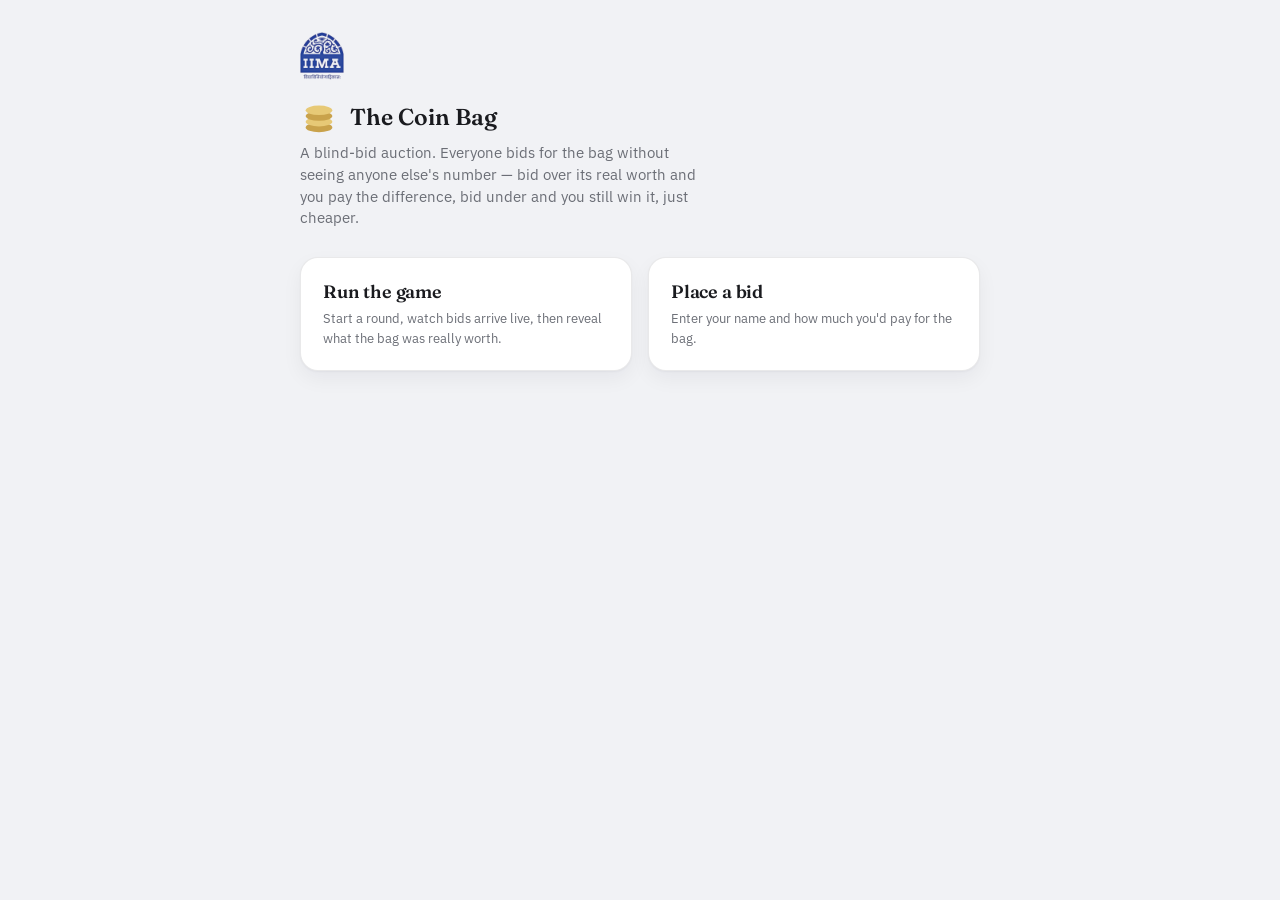
<file: index.html>
<!doctype html>
<html lang="en">
<head>
<meta charset="utf-8">
<meta name="viewport" content="width=device-width, initial-scale=1">
<title>The Coin Bag — Bidding Game</title>
<link rel="preconnect" href="https://fonts.googleapis.com">
<link rel="preconnect" href="https://fonts.gstatic.com" crossorigin>
<link href="https://fonts.googleapis.com/css2?family=Fraunces:opsz,wght@9..144,500;9..144,600;9..144,700&family=IBM+Plex+Mono:wght@400;500;600&family=IBM+Plex+Sans:wght@400;500;600&display=swap" rel="stylesheet">
<link rel="stylesheet" href="styles.css">
</head>
<body>
<div class="wrap">
  <img class="brand-logo" src="iima-logo.png" alt="Indian Institute of Management Ahmedabad">
  <div class="wordmark">
    <svg width="38" height="38" viewBox="0 0 40 40" fill="none" xmlns="http://www.w3.org/2000/svg">
      <ellipse cx="20" cy="31" rx="14" ry="5" fill="#C9A24B"/>
      <ellipse cx="20" cy="25" rx="14" ry="5" fill="#E7C976"/>
      <ellipse cx="20" cy="19" rx="14" ry="5" fill="#C9A24B"/>
      <ellipse cx="20" cy="13" rx="14" ry="5" fill="#E7C976"/>
    </svg>
    <span class="wordmark-text">The Coin Bag</span>
  </div>
  <p class="tagline">A blind-bid auction. Everyone bids for the bag without seeing anyone else's number — bid over its real worth and you pay the difference, bid under and you still win it, just cheaper.</p>

  <div class="choice-grid">
    <a class="choice-card" href="sir.html">
      <h3>Run the game</h3>
      <p>Start a round, watch bids arrive live, then reveal what the bag was really worth.</p>
    </a>
    <a class="choice-card" href="student.html">
      <h3>Place a bid</h3>
      <p>Enter your name and how much you'd pay for the bag.</p>
    </a>
  </div>
</div>
</body>
</html>
</file>
<file: styles.css>
:root {
  --felt: #F1F2F5;
  --felt-deep: #E5E7EB;
  --felt-light: #FFFFFF;
  --brass: #1E3A63;
  --brass-bright: #1E3A63;
  --brass-hover: #2C4C82;
  --ivory: #1A1B1F;
  --ivory-dim: #6B6E76;
  --ink: #FFFFFF;
  --rust: #A8502E;
  --sage: #3E8A63;
  --line: rgba(20, 20, 24, 0.09);
  --radius-s: 10px;
  --radius-m: 18px;
  --font-display: "Fraunces", serif;
  --font-mono: "IBM Plex Mono", monospace;
  --font-sans: "IBM Plex Sans", sans-serif;
}

* { box-sizing: border-box; }

html, body {
  margin: 0;
  padding: 0;
  min-height: 100vh;
}

body {
  background: var(--felt);
  color: var(--ivory);
  font-family: var(--font-sans);
  -webkit-font-smoothing: antialiased;
}

.wrap {
  max-width: 720px;
  margin: 0 auto;
  padding: 32px 20px 72px;
}

h1, h2, h3 {
  font-family: var(--font-display);
  font-weight: 600;
  margin: 0;
  letter-spacing: -0.01em;
  color: var(--ivory);
}

a { color: var(--brass); }

.wordmark { display: flex; align-items: center; gap: 12px; margin-bottom: 6px; }
.brand-logo { height: 48px; width: auto; display: block; margin-bottom: 18px; }
.wordmark-text { font-family: var(--font-display); font-size: 23px; font-weight: 600; color: var(--ivory); }

.tagline { color: var(--ivory-dim); font-size: 14.5px; margin: 6px 0 0; line-height: 1.5; max-width: 46ch; }

.panel {
  background: var(--felt-light);
  border: 1px solid var(--line);
  border-radius: var(--radius-m);
  padding: 24px;
  margin-top: 20px;
  box-shadow: 0 1px 2px rgba(16, 24, 40, 0.04), 0 8px 20px rgba(16, 24, 40, 0.05);
}

.panel + .panel { margin-top: 16px; }

.mono, .amount { font-family: var(--font-mono); font-variant-numeric: tabular-nums; }

label { display: block; font-size: 13px; color: var(--ivory-dim); margin-bottom: 7px; }

input[type=text], input[type=number] {
  width: 100%;
  padding: 13px 14px;
  border-radius: var(--radius-s);
  border: 1px solid var(--line);
  background: var(--felt-deep);
  color: var(--ivory);
  font-family: var(--font-mono);
  font-size: 16px;
}
input::placeholder { color: var(--ivory-dim); opacity: 0.6; }
input:focus { outline: 2px solid var(--brass); outline-offset: 1px; }

.field { margin-bottom: 16px; }
.field:last-child { margin-bottom: 0; }

button {
  font-family: var(--font-sans);
  font-weight: 600;
  font-size: 15px;
  border-radius: var(--radius-s);
  padding: 13px 22px;
  border: none;
  cursor: pointer;
  transition: transform 0.08s ease, background 0.15s ease, border-color 0.15s ease, color 0.15s ease;
}
button:active { transform: scale(0.98); }
button:disabled { opacity: 0.45; cursor: not-allowed; }

.btn-brass { background: var(--brass); color: var(--ink); }
.btn-brass:hover:not(:disabled) { background: var(--brass-hover); }

.btn-ghost { background: transparent; color: var(--ivory); border: 1px solid var(--line); }
.btn-ghost:hover:not(:disabled) { border-color: var(--brass); color: var(--brass); }

.btn-rust { background: var(--rust); color: #FAF8F3; }
.btn-rust:hover:not(:disabled) { background: #B85B37; }

.btn-row { display: flex; gap: 10px; flex-wrap: wrap; margin-top: 16px; }

.hero-figure { font-family: var(--font-mono); font-size: 52px; font-weight: 500; color: var(--brass); line-height: 1; }
.hero-label { color: var(--ivory-dim); font-size: 13px; margin-top: 8px; }

table.ledger { width: 100%; border-collapse: collapse; margin-top: 8px; }
table.ledger th { text-align: left; font-size: 12px; color: var(--ivory-dim); font-weight: 500; padding: 9px 10px; border-bottom: 1px solid var(--line); }
table.ledger td { padding: 11px 10px; border-bottom: 1px solid var(--line); font-size: 15px; }
table.ledger td.rank { color: var(--ivory-dim); width: 32px; }
table.ledger tr.leader td { color: var(--brass); font-weight: 600; }
table.ledger tr:last-child td { border-bottom: none; }

.pill { display: inline-block; padding: 4px 11px; border-radius: 999px; font-size: 12px; border: 1px solid var(--line); color: var(--ivory-dim); }
.pill.open { border-color: var(--sage); color: var(--sage); }
.pill.closed { border-color: var(--rust); color: var(--rust); }
.pill.revealed { border-color: var(--brass); color: var(--brass); }

.top-row { display: flex; align-items: flex-start; justify-content: space-between; gap: 16px; flex-wrap: wrap; }

.choice-grid { display: grid; grid-template-columns: 1fr 1fr; gap: 16px; margin-top: 28px; }
@media (max-width: 520px) { .choice-grid { grid-template-columns: 1fr; } }

.choice-card {
  display: block; text-decoration: none; color: inherit;
  border: 1px solid var(--line); border-radius: var(--radius-m); padding: 22px;
  background: var(--felt-light);
  box-shadow: 0 1px 2px rgba(16, 24, 40, 0.04), 0 8px 20px rgba(16, 24, 40, 0.05);
}
.choice-card:hover { border-color: var(--brass); }
.choice-card h3 { color: var(--ivory); font-size: 18px; margin-bottom: 6px; }
.choice-card p { color: var(--ivory-dim); font-size: 13px; margin: 0; line-height: 1.5; }

.result-box { border-radius: var(--radius-m); padding: 20px 22px; margin-top: 14px; }
.result-pay { background: rgba(189, 90, 53, 0.12); border: 1px solid rgba(189, 90, 53, 0.35); }
.result-receive { background: rgba(95, 160, 126, 0.12); border: 1px solid rgba(95, 160, 126, 0.35); }
.result-even { background: rgba(30, 58, 99, 0.08); border: 1px solid rgba(30, 58, 99, 0.3); }
.result-headline { font-family: var(--font-display); font-size: 19px; margin-bottom: 4px; }

.muted { color: var(--ivory-dim); font-size: 14px; line-height: 1.6; }
.center { text-align: center; }

.qr-box { background: var(--felt-light); padding: 14px; border-radius: var(--radius-s); display: inline-block; line-height: 0; border: 1px solid var(--line); }
.link-row { display: flex; align-items: center; gap: 10px; margin-top: 12px; flex-wrap: wrap; }
.link-text { font-family: var(--font-mono); font-size: 13px; color: var(--ivory-dim); word-break: break-all; }

.history-row { display: flex; justify-content: space-between; gap: 12px; padding: 12px 0; border-bottom: 1px solid var(--line); font-size: 14px; }
.history-row:last-child { border-bottom: none; }
.history-left { color: var(--ivory-dim); }
.history-right { text-align: right; }

.pin-gate { max-width: 320px; margin: 90px auto; text-align: center; }
.pin-error { color: var(--rust); font-size: 13px; margin-top: 10px; min-height: 16px; }

.empty-state { text-align: center; padding: 20px 0; }
.empty-state p { color: var(--ivory-dim); margin-top: 8px; }

.modal-overlay {
  position: fixed;
  inset: 0;
  background: rgba(15, 17, 21, 0.45);
  display: flex;
  align-items: center;
  justify-content: center;
  padding: 20px;
  z-index: 50;
}
.modal-card {
  background: var(--felt-light);
  border: 1px solid var(--line);
  border-radius: var(--radius-m);
  padding: 24px;
  max-width: 360px;
  width: 100%;
  box-shadow: 0 8px 30px rgba(16, 24, 40, 0.12);
}
</file>
